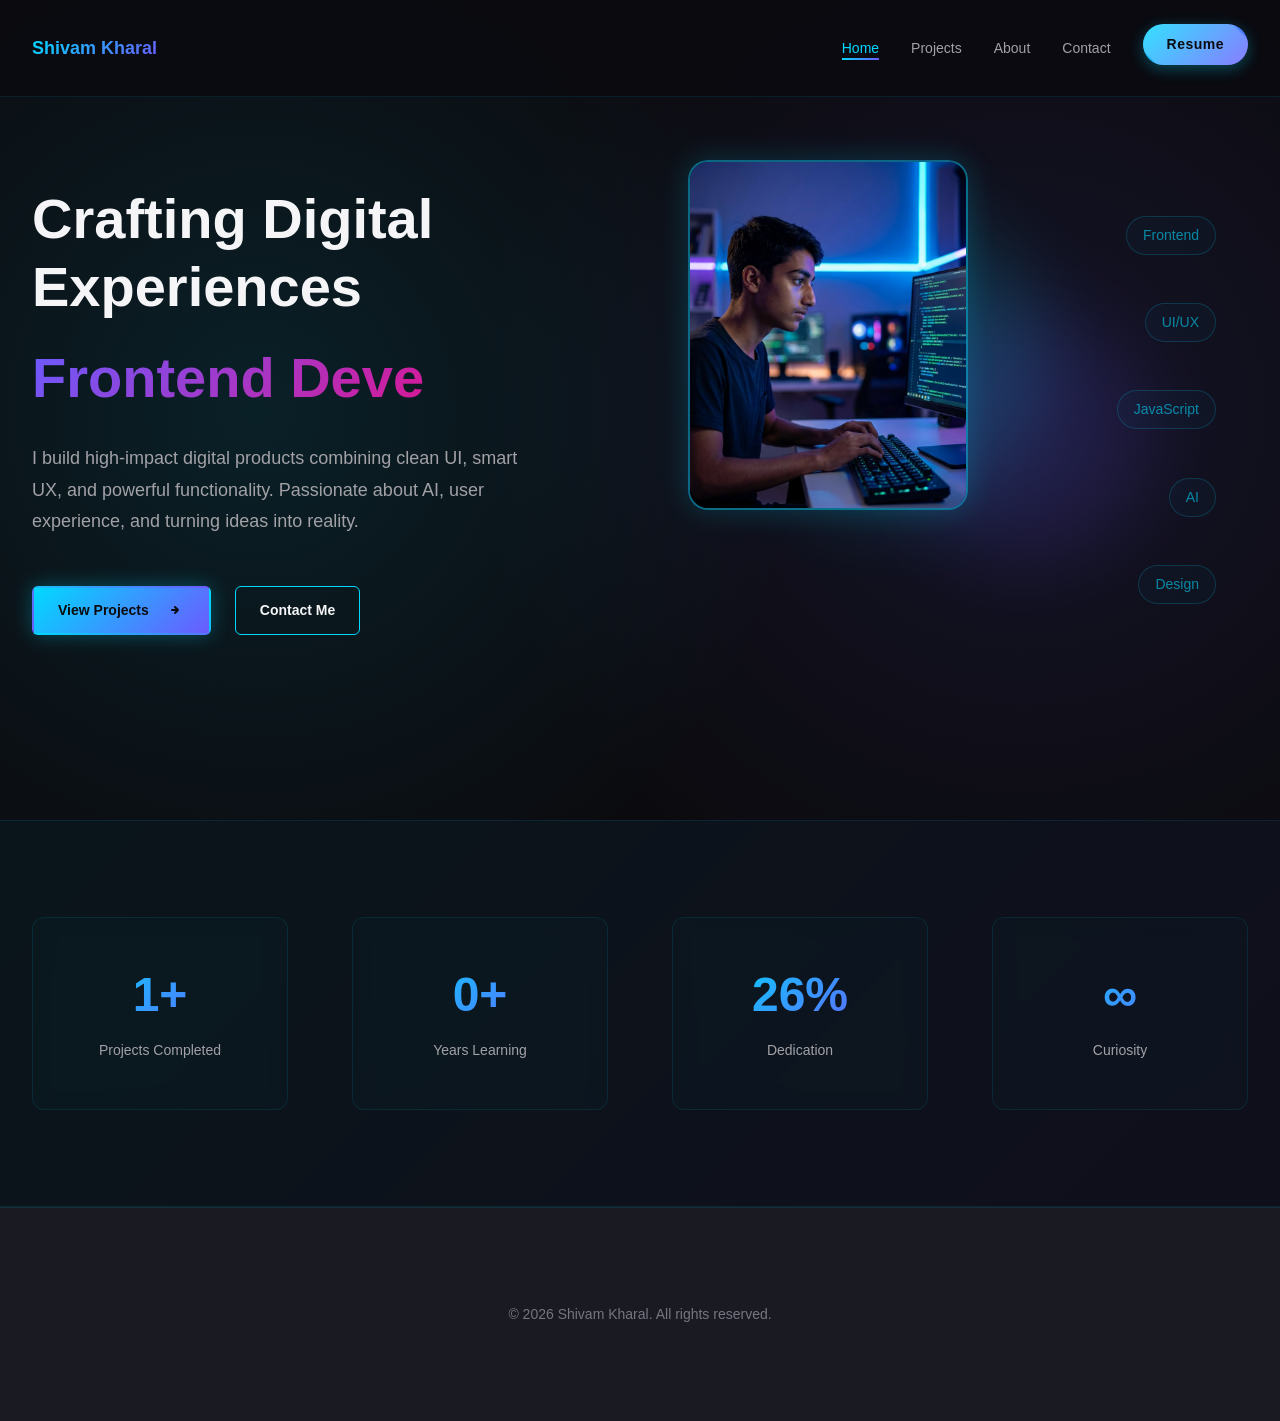
<file: index.html>
<!DOCTYPE html>
<html lang="en">
<head>
    <meta charset="UTF-8">
    <meta name="viewport" content="width=device-width, initial-scale=1.0">
    <meta name="description" content="Shivam Kharal - Aspiring Software Engineer | Frontend Developer | AI & Digital Creator">
    <title>Shivam Kharal | Frontend Developer & AI Creator</title>
    
    <link rel="stylesheet" href="style.css">
    <link rel="stylesheet" href="animations.css">
    <link rel="stylesheet" href="home.css">
</head>
<body>
    <!-- Navigation -->
    <nav class="navbar">
        <div class="navbar-container">
            <a href="index.html" class="navbar-logo">Shivam Kharal</a>
            <button class="menu-toggle" id="menuToggle" aria-label="Toggle navigation menu" aria-expanded="false">
                <span></span>
                <span></span>
                <span></span>
            </button>
            <div class="menu-overlay" id="menuOverlay"></div>
            <ul class="nav-menu" id="navMenu">
                <li class="nav-item"><a href="index.html" class="nav-link active" data-page="home">Home</a></li>
                <li class="nav-item"><a href="projects.html" class="nav-link" data-page="projects">Projects</a></li>
                <li class="nav-item"><a href="about.html" class="nav-link" data-page="about">About</a></li>
                <li class="nav-item"><a href="contact.html" class="nav-link" data-page="contact">Contact</a></li>
                <li class="nav-item"><a href="#" class="nav-cta" onclick="event.preventDefault();">Resume</a></li>
            </ul>
        </div>
    </nav>

    <!-- Hero Section -->
    <main class="hero-container">
        <div class="hero-content">
            <div class="hero-text">
                <h1 class="hero-title">
                    Crafting Digital Experiences
                    <span class="gradient-text">as a Frontend Developer</span>
                </h1>
                <p class="hero-subtitle">
                    I build high-impact digital products combining clean UI, smart UX, and powerful functionality. Passionate about AI, user experience, and turning ideas into reality.
                </p>
                <div class="hero-cta">
                    <a href="projects.html" class="btn btn-primary">
                        View Projects
                        <svg width="20" height="20" viewBox="0 0 20 20" fill="none">
                            <path d="M7 10H13M13 10L10 7M13 10L10 13" stroke="currentColor" stroke-width="2" stroke-linecap="round" stroke-linejoin="round"/>
                        </svg>
                    </a>
                    <a href="contact.html" class="btn btn-secondary">Contact Me</a>
                </div>
            </div>

            <div class="hero-visual">
                <div class="glow-orb orb-1"></div>
                <div class="glow-orb orb-2"></div>
                <div class="hero-image-container">
                    <img id="heroImage" src="shivam Kharal photo 2.jpg" alt="Shivam Kharal" class="hero-profile-image">
                </div>
                <div class="tech-keywords">
                    <span class="keyword float-1">Frontend</span>
                    <span class="keyword float-2">UI/UX</span>
                    <span class="keyword float-3">JavaScript</span>
                    <span class="keyword float-4">AI</span>
                    <span class="keyword float-5">Design</span>
                </div>
            </div>
        </div>

        <!-- Scroll Indicator -->
        <div class="scroll-indicator">
            <div class="scroll-dot"></div>
            <p>Scroll to explore</p>
        </div>
    </main>

    <!-- Quick Stats -->
    <section class="stats-section">
        <div class="stats-container">
            <div class="stat-card">
                <h3>5+</h3>
                <p>Projects Completed</p>
            </div>
            <div class="stat-card">
                <h3>2+</h3>
                <p>Years Learning</p>
            </div>
            <div class="stat-card">
                <h3>100%</h3>
                <p>Dedication</p>
            </div>
            <div class="stat-card">
                <h3>∞</h3>
                <p>Curiosity</p>
            </div>
        </div>
    </section>

    <!-- Footer -->
    <footer class="footer">
        <div class="footer-content">
            <p>&copy; 2026 Shivam Kharal. All rights reserved.</p>
        </div>
    </footer>

    <script src="data.js"></script>
    <script src="main.js"></script>
    <script src="home.js"></script>
</body>
</html>
</file>
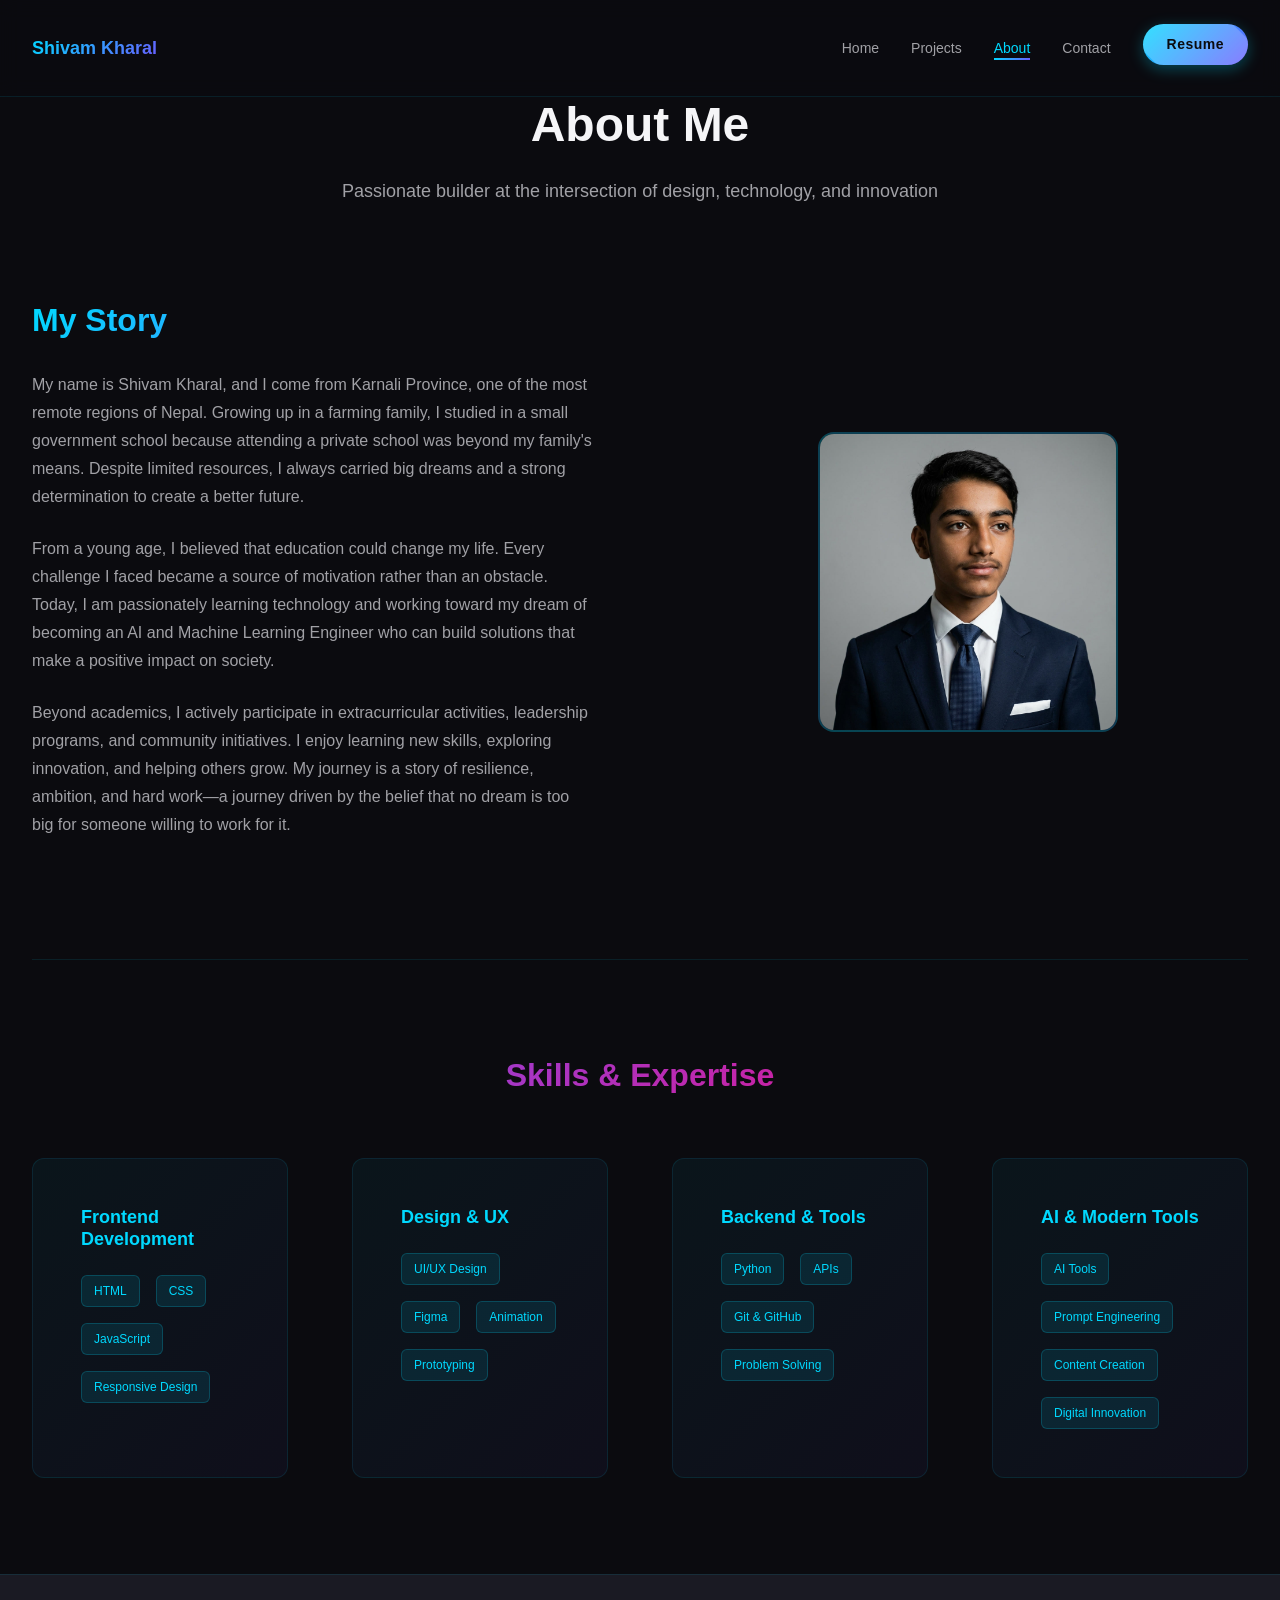
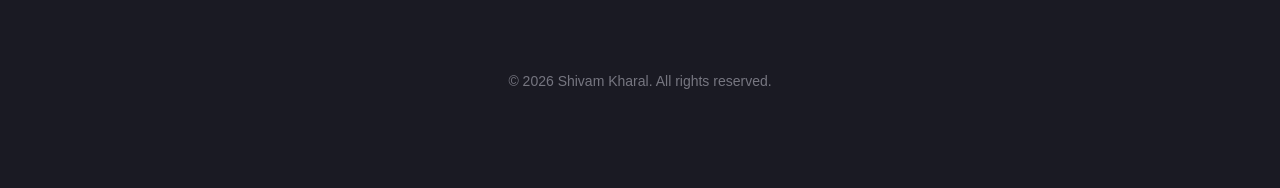
<file: about.html>
<!DOCTYPE html>
<html lang="en">
<head>
    <meta charset="UTF-8">
    <meta name="viewport" content="width=device-width, initial-scale=1.0">
    <meta name="description" content="About Me - Shivam Kharal">
    <title>About | Shivam Kharal</title>
    
    <link rel="stylesheet" href="style.css">
    <link rel="stylesheet" href="animations.css">
    <link rel="stylesheet" href="about.css">
</head>
<body>
    <!-- Navigation -->
    <nav class="navbar">
        <div class="navbar-container">
            <a href="index.html" class="navbar-logo">Shivam Kharal</a>
            <button class="menu-toggle" id="menuToggle" aria-label="Toggle navigation menu" aria-expanded="false">
                <span></span>
                <span></span>
                <span></span>
            </button>
            <div class="menu-overlay" id="menuOverlay"></div>
            <ul class="nav-menu" id="navMenu">
                <li class="nav-item"><a href="index.html" class="nav-link" data-page="home">Home</a></li>
                <li class="nav-item"><a href="projects.html" class="nav-link" data-page="projects">Projects</a></li>
                <li class="nav-item"><a href="about.html" class="nav-link active" data-page="about">About</a></li>
                <li class="nav-item"><a href="contact.html" class="nav-link" data-page="contact">Contact</a></li>
                <li class="nav-item"><a href="#" class="nav-cta" onclick="event.preventDefault();">Resume</a></li>
            </ul>
        </div>
    </nav>

    <!-- About Section -->
    <main class="about-container">
        <div class="about-header">
            <h1 class="about-title">About Me</h1>
            <p class="about-subtitle">Passionate builder at the intersection of design, technology, and innovation</p>
        </div>

        <div class="about-content">
            <div class="about-story">
                <h2>My Story</h2>
                <p>
                    My name is Shivam Kharal, and I come from Karnali Province, one of the most remote regions of Nepal. Growing up in a farming family, I studied in a small government school because attending a private school was beyond my family's means. Despite limited resources, I always carried big dreams and a strong determination to create a better future.
                </p>
                <p>
                    From a young age, I believed that education could change my life. Every challenge I faced became a source of motivation rather than an obstacle. Today, I am passionately learning technology and working toward my dream of becoming an AI and Machine Learning Engineer who can build solutions that make a positive impact on society.
                </p>
                <p>
                    Beyond academics, I actively participate in extracurricular activities, leadership programs, and community initiatives. I enjoy learning new skills, exploring innovation, and helping others grow. My journey is a story of resilience, ambition, and hard work—a journey driven by the belief that no dream is too big for someone willing to work for it.
                </p>
            </div>

            <div class="about-visual">
                <div class="profile-placeholder">
                    <img id="profileImage" src="Shivam Kharal Photo 1.jpg" alt="Shivam Kharal" class="profile-image">
                </div>
            </div>
        </div>

        <!-- Skills Section -->
        <div class="skills-section">
            <h2 class="skills-title">Skills & Expertise</h2>
            <div class="skills-grid">
                <div class="skill-category">
                    <h3>Frontend Development</h3>
                    <div class="skill-tags">
                        <span class="skill-tag">HTML</span>
                        <span class="skill-tag">CSS</span>
                        <span class="skill-tag">JavaScript</span>
                        <span class="skill-tag">Responsive Design</span>
                    </div>
                </div>
                <div class="skill-category">
                    <h3>Design & UX</h3>
                    <div class="skill-tags">
                        <span class="skill-tag">UI/UX Design</span>
                        <span class="skill-tag">Figma</span>
                        <span class="skill-tag">Animation</span>
                        <span class="skill-tag">Prototyping</span>
                    </div>
                </div>
                <div class="skill-category">
                    <h3>Backend & Tools</h3>
                    <div class="skill-tags">
                        <span class="skill-tag">Python</span>
                        <span class="skill-tag">APIs</span>
                        <span class="skill-tag">Git & GitHub</span>
                        <span class="skill-tag">Problem Solving</span>
                    </div>
                </div>
                <div class="skill-category">
                    <h3>AI & Modern Tools</h3>
                    <div class="skill-tags">
                        <span class="skill-tag">AI Tools</span>
                        <span class="skill-tag">Prompt Engineering</span>
                        <span class="skill-tag">Content Creation</span>
                        <span class="skill-tag">Digital Innovation</span>
                    </div>
                </div>
            </div>
        </div>
    </main>

    <!-- Footer -->
    <footer class="footer">
        <div class="footer-content">
            <p>&copy; 2026 Shivam Kharal. All rights reserved.</p>
        </div>
    </footer>

    <script src="data.js"></script>
    <script src="main.js"></script>
    <script src="about.js"></script>
</body>
</html>
</file>
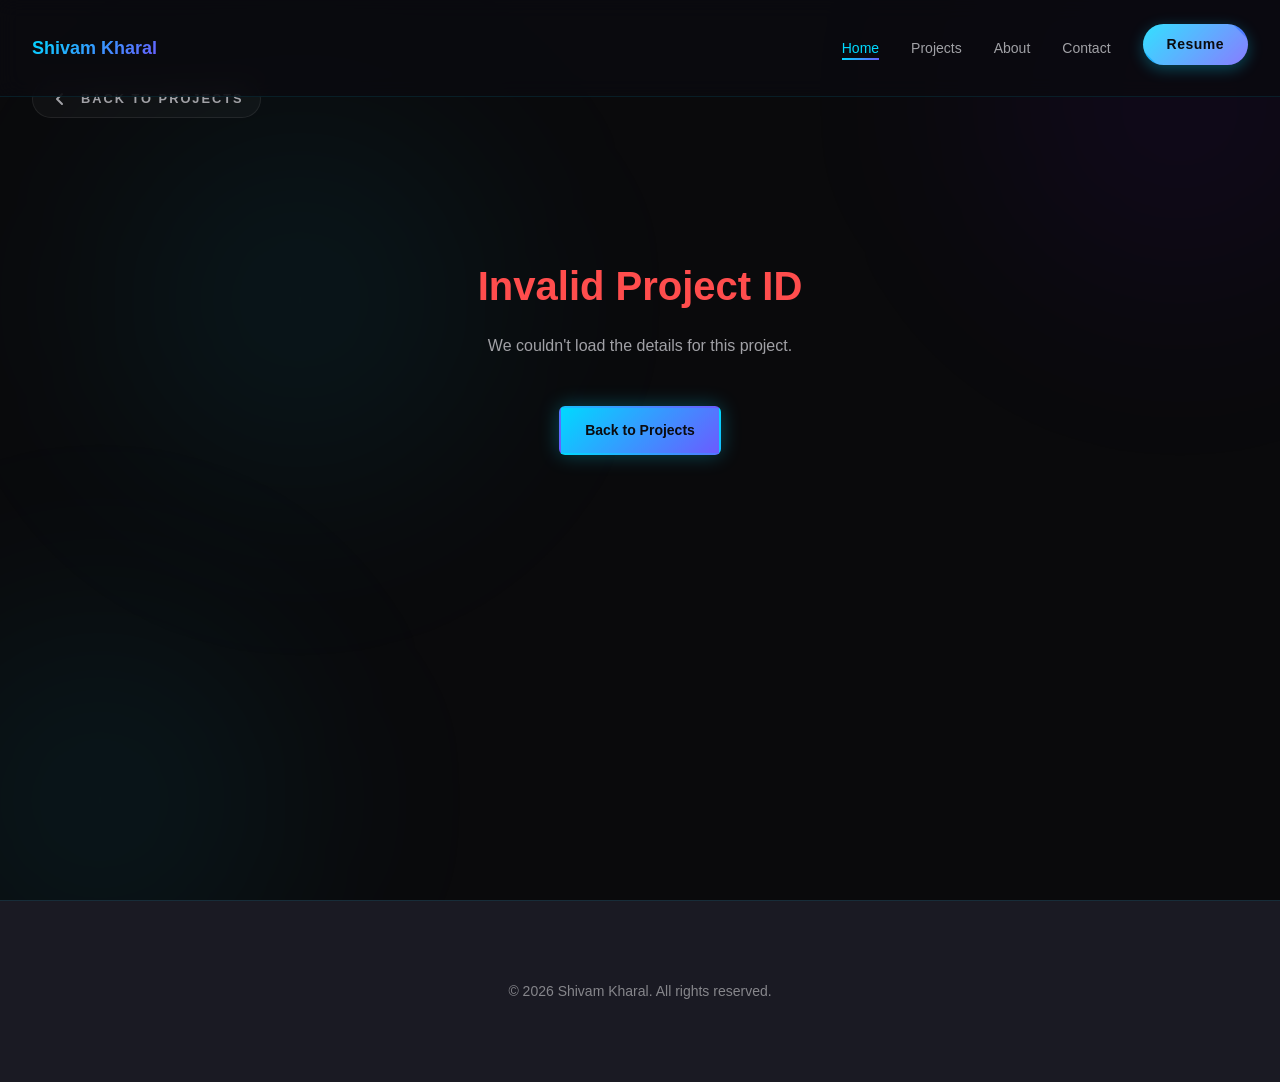
<file: case-study.html>
<!DOCTYPE html>
<html lang="en">
<head>
    <meta charset="UTF-8">
    <meta name="viewport" content="width=device-width, initial-scale=1.0">
    <meta name="description" content="Project Case Study - Shivam Kharal">
    <title>Case Study | Shivam Kharal</title>
    
    <link rel="stylesheet" href="style.css">
    <link rel="stylesheet" href="animations.css">
    <link rel="stylesheet" href="projects.css">
    <style>
        :root {
            --accent-blue: #00d9ff;
            --accent-purple: #7000ff;
            --bg-dark: #0a0a0c;
            --card-bg: rgba(255, 255, 255, 0.03);
            --border-white: rgba(255, 255, 255, 0.08);
            --text-primary: #ffffff;
            --text-secondary: #a1a1a6;
            --text-tertiary: #86868b;
            
            --spacing-3xl: 80px;
            --transition-smooth: all 0.5s cubic-bezier(0.4, 0, 0.2, 1);
        }

        body {
            background-color: var(--bg-dark);
            color: var(--text-primary);
            overflow-x: hidden;
            scroll-behavior: smooth;
        }

        /* Reading Progress Bar */
        #progressBar {
            position: fixed;
            top: 0;
            left: 0;
            width: 0%;
            height: 4px;
            background: linear-gradient(to right, var(--accent-blue), var(--accent-purple));
            z-index: 9999;
            transition: width 0.1s ease;
        }

        /* Advanced Background Glows */
        .bg-glow {
            position: fixed;
            width: 600px;
            height: 600px;
            background: radial-gradient(circle, rgba(0, 217, 255, 0.08) 0%, transparent 70%);
            border-radius: 50%;
            pointer-events: none;
            z-index: -1;
            filter: blur(80px);
            animation: glowFloat 20s infinite alternate;
        }
        .bg-glow-1 { top: -200px; right: -200px; background: radial-gradient(circle, rgba(112, 0, 255, 0.08) 0%, transparent 70%); }
        .bg-glow-2 { bottom: -200px; left: -200px; animation-delay: -5s; }

        @keyframes glowFloat {
            0% { transform: translate(0, 0); }
            100% { transform: translate(100px, 100px); }
        }

        .case-study-container {
            max-width: 1300px;
            margin: 0 auto;
            padding: var(--spacing-3xl) var(--spacing-lg);
            position: relative;
        }

        .case-study-back {
            display: inline-flex;
            align-items: center;
            gap: 12px;
            color: var(--text-secondary);
            font-weight: 600;
            margin-bottom: var(--spacing-2xl);
            transition: var(--transition-smooth);
            text-decoration: none;
            font-size: 0.8rem;
            text-transform: uppercase;
            letter-spacing: 2px;
            padding: 8px 16px;
            border-radius: 100px;
            background: var(--card-bg);
            border: 1px solid var(--border-white);
        }
        .case-study-back:hover {
            color: var(--accent-blue);
            border-color: var(--accent-blue);
            transform: translateX(-8px);
            background: rgba(0, 217, 255, 0.05);
        }

        .case-study-title {
            font-size: clamp(2.5rem, 8vw, 4.5rem);
            line-height: 1.1;
            margin-bottom: var(--spacing-sm);
            font-weight: 900;
            letter-spacing: -2px;
            background: linear-gradient(180deg, #fff 30%, #555 100%);
            -webkit-background-clip: text;
            background-clip: text;
            -webkit-text-fill-color: transparent;
        }

        .case-study-category {
            color: var(--accent-blue);
            font-weight: 700;
            text-transform: uppercase;
            letter-spacing: 4px;
            font-size: 0.75rem;
            margin-bottom: var(--spacing-md);
            display: block;
        }

        .case-study-image-wrapper {
            position: relative;
            border-radius: 32px;
            overflow: hidden;
            margin-bottom: var(--spacing-3xl);
            box-shadow: 0 40px 80px rgba(0, 0, 0, 0.6);
            border: 1px solid var(--border-white);
        }
        .case-study-image {
            width: 100%;
            height: clamp(400px, 70vh, 800px);
            object-fit: cover;
            transition: transform 1s cubic-bezier(0, 0, 0.2, 1);
        }
        .case-study-image-wrapper:hover .case-study-image {
            transform: scale(1.05);
        }

        .case-study-grid {
            display: grid;
            grid-template-columns: 1fr 400px;
            gap: 100px;
        }

        .case-study-section {
            margin-bottom: 80px;
            opacity: 0;
            transform: translateY(30px);
            transition: var(--transition-smooth);
        }
        .case-study-section.active {
            opacity: 1;
            transform: translateY(0);
        }

        .case-study-section h2 {
            font-size: 2.2rem;
            margin-bottom: 24px;
            color: var(--text-primary);
            font-weight: 800;
            display: flex;
            align-items: center;
            gap: 15px;
        }
        .case-study-section h2::after {
            content: '';
            flex-grow: 1;
            height: 1px;
            background: linear-gradient(90deg, var(--border-white), transparent);
        }

        .case-study-sidebar {
            position: sticky;
            top: 120px;
            height: fit-content;
            background: rgba(255, 255, 255, 0.02);
            backdrop-filter: blur(20px);
            -webkit-backdrop-filter: blur(20px);
            padding: 40px;
            border-radius: 32px;
            border: 1px solid var(--border-white);
            box-shadow: 0 20px 40px rgba(0, 0, 0, 0.2);
        }

        .tech-tag {
            padding: 8px 16px;
            background: rgba(255, 255, 255, 0.03);
            border: 1px solid var(--border-white);
            border-radius: 12px;
            font-size: 0.8rem;
            color: var(--text-secondary);
            font-weight: 600;
            transition: var(--transition-smooth);
        }
        .tech-tag:hover {
            border-color: var(--accent-blue);
            color: var(--accent-blue);
            background: rgba(0, 217, 255, 0.05);
            transform: translateY(-2px);
        }

        /* Next Project Card */
        .next-project-card {
            background: linear-gradient(135deg, rgba(255, 255, 255, 0.03) 0%, rgba(255, 255, 255, 0.01) 100%);
            padding: 60px;
            border-radius: 40px;
            border: 1px solid var(--border-white);
            margin-top: 100px;
            text-align: center;
            transition: var(--transition-smooth);
            position: relative;
            overflow: hidden;
        }
        .next-project-card::before {
            content: '';
            position: absolute;
            top: 0;
            left: 0;
            width: 100%;
            height: 100%;
            background: radial-gradient(circle at center, var(--accent-blue), transparent);
            opacity: 0;
            transition: var(--transition-smooth);
            z-index: 0;
        }
        .next-project-card:hover {
            border-color: var(--accent-blue);
            transform: translateY(-10px);
        }
        .next-project-card:hover::before {
            opacity: 0.05;
        }
        .next-project-card * { position: relative; z-index: 1; }

        @media (max-width: 1200px) {
            .case-study-grid {
                grid-template-columns: 1fr;
                gap: 60px;
            }
            .case-study-sidebar {
                position: static;
                padding: 30px;
            }
        }

        /* Custom Scrollbar */
        ::-webkit-scrollbar { width: 8px; }
        ::-webkit-scrollbar-track { background: var(--bg-dark); }
        ::-webkit-scrollbar-thumb {
            background: var(--border-white);
            border-radius: 10px;
        }
        ::-webkit-scrollbar-thumb:hover { background: var(--text-tertiary); }
    </style>
</head>
<body>
    <div id="progressBar"></div>
    <div class="bg-glow"></div>
    <div class="bg-glow bg-glow-1"></div>
    <div class="bg-glow bg-glow-2"></div>

    <!-- Navigation -->
    <nav class="navbar">
        <div class="navbar-container">
            <a href="index.html" class="navbar-logo">Shivam Kharal</a>
            <button class="menu-toggle" id="menuToggle" aria-label="Toggle navigation menu" aria-expanded="false">
                <span></span>
                <span></span>
                <span></span>
            </button>
            <div class="menu-overlay" id="menuOverlay"></div>
            <ul class="nav-menu" id="navMenu">
                <li class="nav-item"><a href="index.html" class="nav-link" data-page="home">Home</a></li>
                <li class="nav-item"><a href="projects.html" class="nav-link active" data-page="projects">Projects</a></li>
                <li class="nav-item"><a href="about.html" class="nav-link" data-page="about">About</a></li>
                <li class="nav-item"><a href="contact.html" class="nav-link" data-page="contact">Contact</a></li>
                <li class="nav-item"><a href="#" class="nav-cta" onclick="event.preventDefault();">Resume</a></li>
            </ul>
        </div>
    </nav>

    <main class="case-study-container">
        <a href="projects.html" class="case-study-back">
            <svg width="20" height="20" viewBox="0 0 20 20" fill="none">
                <path d="M13 15L8 10L13 5" stroke="currentColor" stroke-width="2" stroke-linecap="round" stroke-linejoin="round"/>
            </svg>
            Back to Projects
        </a>

        <div id="caseStudyContent">
            <!-- Content will be injected by JavaScript -->
            <div class="text-center">
                <h2>Loading Case Study...</h2>
            </div>
        </div>
    </main>

    <!-- Footer -->
    <footer class="footer">
        <div class="footer-content">
            <p>&copy; 2026 Shivam Kharal. All rights reserved.</p>
        </div>
    </footer>

    <script src="data.js"></script>
    <script src="main.js"></script>
    <script src="case-study.js"></script>
</body>
</html>
</file>
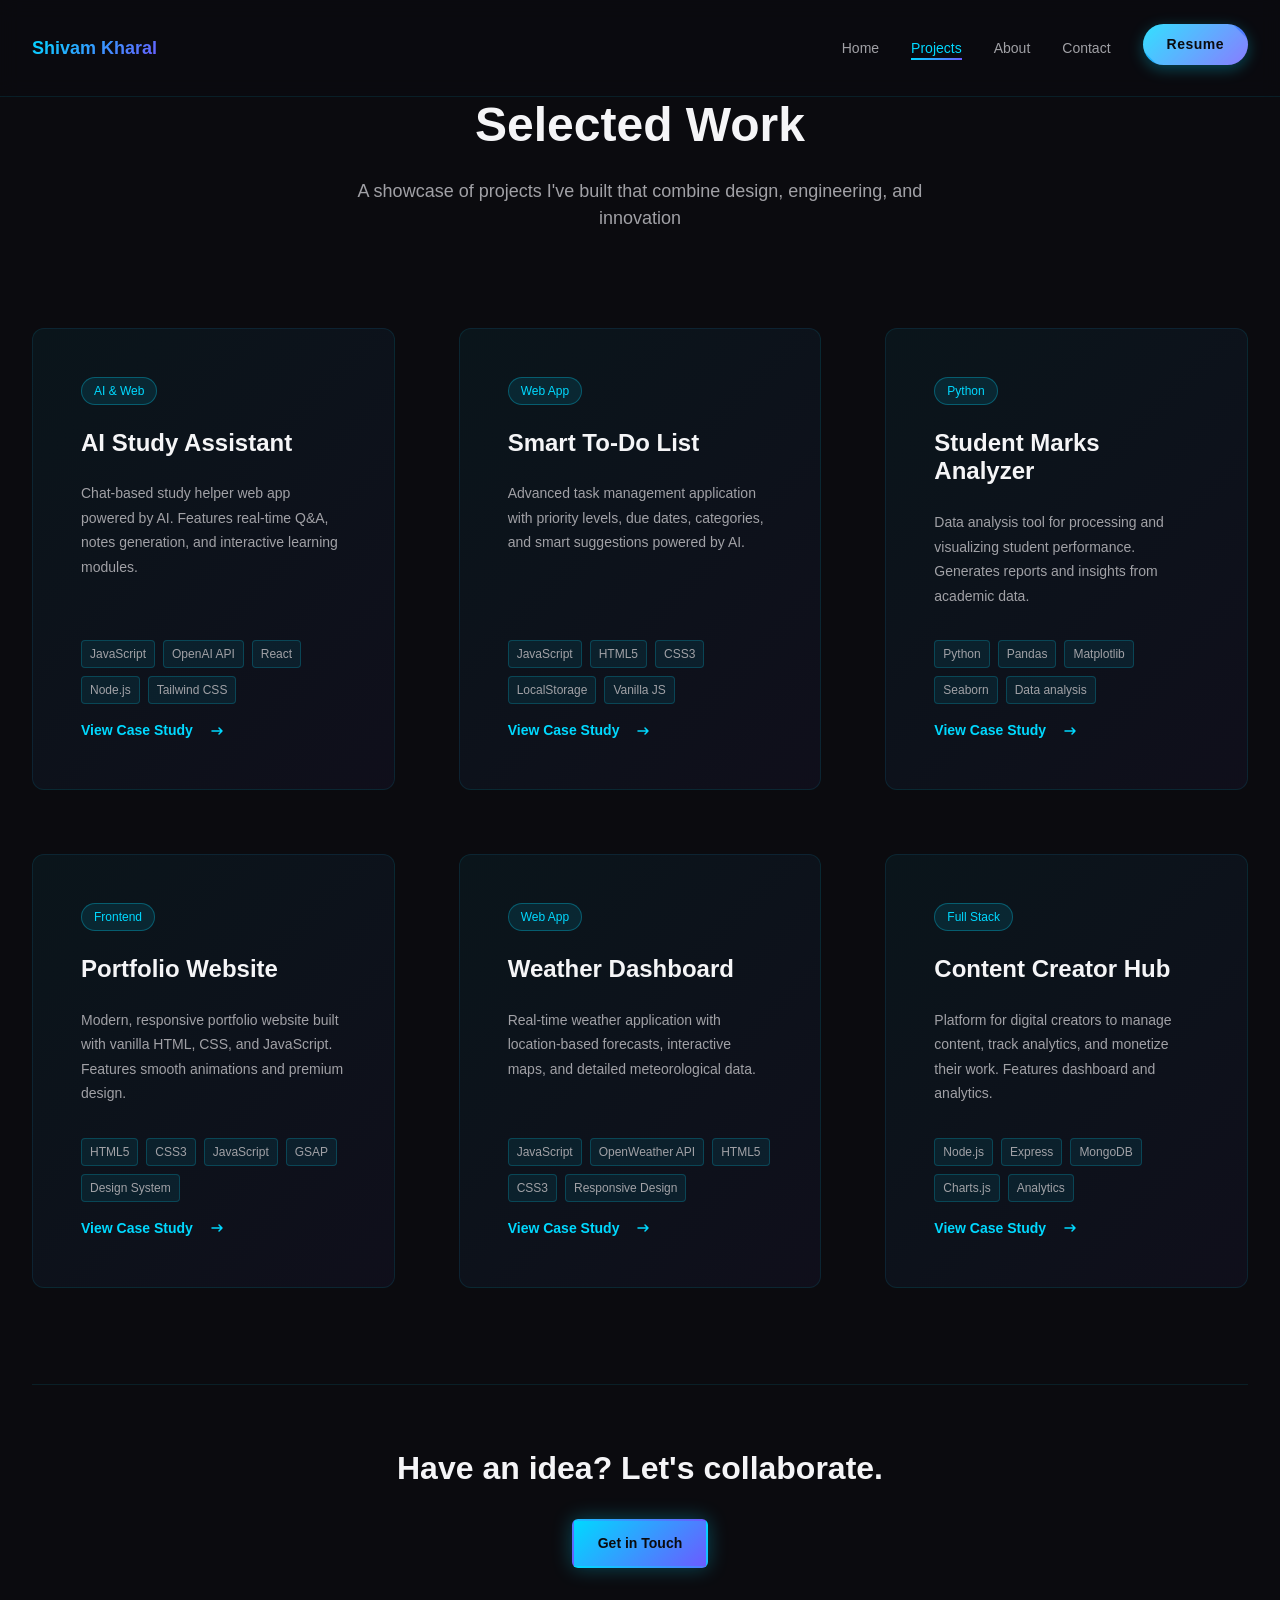
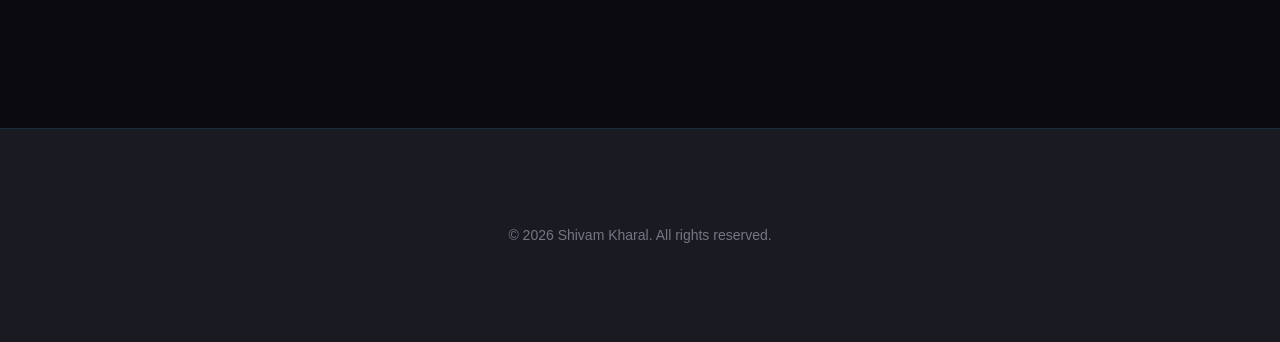
<file: projects.html>
<!DOCTYPE html>
<html lang="en">
<head>
    <meta charset="UTF-8">
    <meta name="viewport" content="width=device-width, initial-scale=1.0">
    <meta name="description" content="My Projects - Shivam Kharal">
    <title>Projects | Shivam Kharal</title>
    
    <link rel="stylesheet" href="style.css">
    <link rel="stylesheet" href="animations.css">
    <link rel="stylesheet" href="projects.css">
</head>
<body>
    <!-- Navigation -->
    <nav class="navbar">
        <div class="navbar-container">
            <a href="index.html" class="navbar-logo">Shivam Kharal</a>
            <button class="menu-toggle" id="menuToggle" aria-label="Toggle navigation menu" aria-expanded="false">
                <span></span>
                <span></span>
                <span></span>
            </button>
            <div class="menu-overlay" id="menuOverlay"></div>
            <ul class="nav-menu" id="navMenu">
                <li class="nav-item"><a href="index.html" class="nav-link" data-page="home">Home</a></li>
                <li class="nav-item"><a href="projects.html" class="nav-link active" data-page="projects">Projects</a></li>
                <li class="nav-item"><a href="about.html" class="nav-link" data-page="about">About</a></li>
                <li class="nav-item"><a href="contact.html" class="nav-link" data-page="contact">Contact</a></li>
                <li class="nav-item"><a href="#" class="nav-cta" onclick="event.preventDefault();">Resume</a></li>
            </ul>
        </div>
    </nav>

    <!-- Projects Section -->
    <main class="projects-container">
        <div class="projects-header">
            <h1 class="projects-title">Selected Work</h1>
            <p class="projects-subtitle">A showcase of projects I've built that combine design, engineering, and innovation</p>
        </div>

        <div class="projects-grid" id="projectsGrid">
            <!-- Projects will be rendered here by JavaScript -->
        </div>

        <div class="projects-cta">
            <h2>Have an idea? Let's collaborate.</h2>
            <a href="contact.html" class="btn btn-primary">Get in Touch</a>
        </div>
    </main>

    <!-- Footer -->
    <footer class="footer">
        <div class="footer-content">
            <p>&copy; 2026 Shivam Kharal. All rights reserved.</p>
        </div>
    </footer>

    <script src="data.js"></script>
    <script src="main.js"></script>
    <script src="projects.js"></script>
</body>
</html>
</file>
<file: style.css>
/* ========================================
   GLOBAL STYLES & DESIGN SYSTEM
   ======================================== */

/* EDITABLE CONTENT - Color Scheme */
:root {
    /* Colors */
    --bg-primary: #0B0B0F;
    --bg-secondary: #1A1A23;
    --bg-tertiary: #2D2D3D;
    --text-primary: #F5F5F7;
    --text-secondary: #A1A1A6;
    --text-tertiary: #767680;
    --accent-blue: #00D9FF;
    --accent-purple: #6B5BFF;
    --accent-pink: #FF006E;
    --accent-orange: #FFA500;
    
    /* Gradients */
    --gradient-primary: linear-gradient(135deg, #00D9FF 0%, #6B5BFF 100%);
    --gradient-secondary: linear-gradient(135deg, #6B5BFF 0%, #FF006E 100%);
    --gradient-glow: radial-gradient(circle, rgba(0, 217, 255, 0.2) 0%, rgba(107, 91, 255, 0.1) 100%);
    
    /* Spacing */
    --spacing-xs: 0.5rem;
    --spacing-sm: 1rem;
    --spacing-md: 1.5rem;
    --spacing-lg: 2rem;
    --spacing-xl: 3rem;
    --spacing-2xl: 4rem;
    --spacing-3xl: 6rem;
    
    /* Typography */
    --font-primary: -apple-system, BlinkMacSystemFont, 'Segoe UI', 'Helvetica Neue', sans-serif;
    --font-mono: 'Courier New', monospace;
    
    --font-size-xs: 0.75rem;
    --font-size-sm: 0.875rem;
    --font-size-base: 1rem;
    --font-size-lg: 1.125rem;
    --font-size-xl: 1.5rem;
    --font-size-2xl: 2rem;
    --font-size-3xl: 2.5rem;
    --font-size-4xl: 3rem;
    --font-size-5xl: 3.5rem;
    
    --line-height-tight: 1.2;
    --line-height-normal: 1.5;
    --line-height-relaxed: 1.75;
    
    /* Effects */
    --shadow-sm: 0 4px 12px rgba(0, 0, 0, 0.3);
    --shadow-md: 0 8px 32px rgba(0, 0, 0, 0.4);
    --shadow-lg: 0 16px 48px rgba(0, 0, 0, 0.5);
    --shadow-glow: 0 0 30px rgba(0, 217, 255, 0.2);
    
    /* Transitions */
    --transition-fast: 150ms cubic-bezier(0.4, 0, 0.2, 1);
    --transition-base: 300ms cubic-bezier(0.4, 0, 0.2, 1);
    --transition-slow: 500ms cubic-bezier(0.4, 0, 0.2, 1);
}

/* ========================================
   BASE STYLES
   ======================================== */

* {
    margin: 0;
    padding: 0;
    box-sizing: border-box;
}

html {
    scroll-behavior: smooth;
}

body {
    font-family: var(--font-primary);
    background-color: var(--bg-primary);
    color: var(--text-primary);
    line-height: var(--line-height-normal);
    overflow-x: hidden;
    -webkit-text-size-adjust: 100%;
}

/* ========================================
   TYPOGRAPHY
   ======================================== */

h1, h2, h3, h4, h5, h6 {
    font-weight: 700;
    line-height: var(--line-height-tight);
    margin-bottom: var(--spacing-md);
}

h1 {
    font-size: var(--font-size-4xl);
}

h2 {
    font-size: var(--font-size-3xl);
}

h3 {
    font-size: var(--font-size-xl);
}

p {
    color: var(--text-secondary);
    margin-bottom: var(--spacing-md);
    font-size: var(--font-size-base);
}

a {
    color: var(--accent-blue);
    text-decoration: none;
    transition: color var(--transition-fast);
}

a:hover {
    color: var(--accent-purple);
}

/* ========================================
   NAVBAR
   ======================================== */

.navbar {
    position: fixed;
    top: 0;
    width: 100%;
    z-index: 1000;
    backdrop-filter: blur(10px);
    background-color: rgba(11, 11, 15, 0.8);
    border-bottom: 1px solid rgba(0, 217, 255, 0.1);
    padding: var(--spacing-md) 0;
    animation: slideDown 0.5s ease-out;
}

.navbar-container {
    max-width: 1400px;
    margin: 0 auto;
    padding: 0 var(--spacing-lg);
    display: flex;
    justify-content: space-between;
    align-items: center;
}

.navbar-logo {
    font-size: var(--font-size-lg);
    font-weight: 700;
    background: var(--gradient-primary);
    -webkit-background-clip: text;
    -webkit-text-fill-color: transparent;
    background-clip: text;
    cursor: pointer;
    transition: transform var(--transition-fast);
    white-space: nowrap;
}

.navbar-logo:hover {
    transform: translateX(2px);
}

/* Hamburger Menu Button */
.menu-toggle {
    display: none;
    flex-direction: column;
    justify-content: center;
    align-items: center;
    width: 44px;
    height: 44px;
    background: none;
    border: 1px solid rgba(0, 217, 255, 0.2);
    border-radius: 8px;
    cursor: pointer;
    padding: 8px;
    gap: 5px;
    transition: all var(--transition-base);
    z-index: 1001;
    -webkit-tap-highlight-color: transparent;
}

.menu-toggle:hover {
    border-color: var(--accent-blue);
    background: rgba(0, 217, 255, 0.05);
}

.menu-toggle span {
    display: block;
    width: 22px;
    height: 2px;
    background: var(--accent-blue);
    border-radius: 2px;
    transition: all var(--transition-base);
    transform-origin: center;
}

/* Hamburger Animation - open state */
.menu-toggle.active span:nth-child(1) {
    transform: rotate(45deg) translate(5px, 5px);
}

.menu-toggle.active span:nth-child(2) {
    opacity: 0;
    transform: scaleX(0);
}

.menu-toggle.active span:nth-child(3) {
    transform: rotate(-45deg) translate(5px, -5px);
}

.nav-menu {
    display: flex;
    list-style: none;
    gap: var(--spacing-lg);
    align-items: center;
}

.nav-link {
    color: var(--text-secondary);
    font-size: var(--font-size-sm);
    font-weight: 500;
    position: relative;
    transition: color var(--transition-base);
}

.nav-link:after {
    content: '';
    position: absolute;
    bottom: -4px;
    left: 0;
    width: 0;
    height: 2px;
    background: var(--gradient-primary);
    transition: width var(--transition-base);
}

.nav-link:hover:after,
.nav-link.active:after {
    width: 100%;
}

.nav-link:hover,
.nav-link.active {
    color: var(--accent-blue);
}

.nav-cta {
    display: inline-block;
    padding: 10px 24px;
    border: none;
    border-radius: 50px;
    background: var(--gradient-primary);
    color: var(--bg-primary) !important;
    font-size: var(--font-size-sm);
    font-weight: 700;
    text-decoration: none;
    letter-spacing: 0.5px;
    transition: all var(--transition-base);
    box-shadow: 0 4px 15px rgba(0, 217, 255, 0.3);
    position: relative;
    overflow: hidden;
    z-index: 1;
}

/* Shimmer Effect */
.nav-cta::before {
    content: '';
    position: absolute;
    top: -50%;
    left: -50%;
    width: 200%;
    height: 200%;
    background: rgba(255, 255, 255, 0.2);
    transform: rotate(45deg);
    transition: all 0.6s ease;
    pointer-events: none;
    z-index: -1;
}

.nav-cta:hover {
    transform: translateY(-2px) scale(1.05);
    box-shadow: 0 6px 20px rgba(0, 217, 255, 0.5);
    color: var(--bg-primary) !important;
}

.nav-cta:hover::before {
    left: 120%;
}

/* Remove underline from nav-link for the CTA button */
.nav-cta:after {
    display: none !important;
}

/* Mobile Menu Overlay */
.menu-overlay {
    display: none;
    position: fixed;
    top: 0;
    left: 0;
    width: 100%;
    height: 100%;
    background: rgba(0, 0, 0, 0.6);
    backdrop-filter: blur(4px);
    z-index: 998;
    opacity: 0;
    transition: opacity var(--transition-base);
}

.menu-overlay.active {
    opacity: 1;
}

/* ========================================
   BUTTONS
   ======================================== */

.btn {
    display: inline-flex;
    align-items: center;
    gap: var(--spacing-sm);
    padding: 12px 24px;
    font-size: var(--font-size-sm);
    font-weight: 600;
    border: none;
    border-radius: 6px;
    cursor: pointer;
    transition: all var(--transition-base);
    text-decoration: none;
    position: relative;
    overflow: hidden;
}

.btn::before {
    content: '';
    position: absolute;
    top: 0;
    left: -100%;
    width: 100%;
    height: 100%;
    background: rgba(255, 255, 255, 0.1);
    transition: left var(--transition-base);
    z-index: -1;
}

.btn:hover::before {
    left: 100%;
}

.btn-primary {
    background: var(--gradient-primary);
    color: var(--bg-primary);
    border: 2px solid transparent;
    box-shadow: 0 0 20px rgba(0, 217, 255, 0.3);
}

.btn-primary:hover {
    box-shadow: 0 0 30px rgba(0, 217, 255, 0.5);
    transform: translateY(-2px);
}

.btn-secondary {
    background: transparent;
    color: var(--text-primary);
    border: 1px solid var(--accent-blue);
}

.btn-secondary:hover {
    background: var(--accent-blue);
    color: var(--bg-primary);
}

/* ========================================
   GRADIENT TEXT
   ======================================== */

.gradient-text {
    background: var(--gradient-secondary);
    -webkit-background-clip: text;
    -webkit-text-fill-color: transparent;
    background-clip: text;
}

/* ========================================
   CONTAINERS & SECTIONS
   ======================================== */

main {
    min-height: 100vh;
    padding-top: 80px;
}

section {
    padding: var(--spacing-3xl) var(--spacing-lg);
}

.container {
    max-width: 1400px;
    margin: 0 auto;
}

/* ========================================
   FOOTER
   ======================================== */

.footer {
    background-color: var(--bg-secondary);
    border-top: 1px solid rgba(0, 217, 255, 0.1);
    padding: var(--spacing-3xl) var(--spacing-lg);
    text-align: center;
}

.footer-content {
    max-width: 1400px;
    margin: 0 auto;
}

.footer-content p {
    color: var(--text-tertiary);
    font-size: var(--font-size-sm);
    margin: 0;
}

/* ========================================
   RESPONSIVE DESIGN
   ======================================== */

/* Tablet */
@media (max-width: 768px) {
    /* Show hamburger, hide desktop nav */
    .menu-toggle {
        display: flex;
    }

    .menu-overlay {
        display: block;
    }

    .nav-menu {
        position: fixed;
        top: 0;
        right: -100%;
        width: 280px;
        height: 100vh;
        height: 100dvh;
        background: var(--bg-secondary);
        border-left: 1px solid rgba(0, 217, 255, 0.15);
        flex-direction: column;
        align-items: stretch;
        justify-content: flex-start;
        padding: 100px var(--spacing-lg) var(--spacing-xl);
        gap: 0;
        z-index: 999;
        transition: right var(--transition-base);
        overflow-y: auto;
        box-shadow: -10px 0 40px rgba(0, 0, 0, 0.5);
    }

    .nav-menu.active {
        right: 0;
    }

    .nav-item {
        width: 100%;
    }

    .nav-link {
        display: block;
        padding: 16px 0;
        font-size: var(--font-size-base);
        border-bottom: 1px solid rgba(0, 217, 255, 0.08);
        color: var(--text-secondary);
    }

    .nav-link:after {
        bottom: 0;
        height: 2px;
    }

    .nav-cta {
        display: inline-block;
        margin-top: var(--spacing-md);
        text-align: center;
        padding: 12px 24px;
        width: 100%;
    }

    .navbar-container {
        padding: 0 var(--spacing-md);
    }

    h1 {
        font-size: var(--font-size-3xl);
    }

    h2 {
        font-size: var(--font-size-2xl);
    }

    .btn {
        padding: 12px 20px;
        font-size: var(--font-size-sm);
    }

    section {
        padding: var(--spacing-2xl) var(--spacing-md);
    }

    .footer {
        padding: var(--spacing-2xl) var(--spacing-md);
    }

    /* Prevent body scroll when menu is open */
    body.menu-open {
        overflow: hidden;
    }
}

/* Mobile */
@media (max-width: 480px) {
    .navbar {
        padding: var(--spacing-sm) 0;
    }

    .navbar-container {
        padding: 0 var(--spacing-sm);
    }

    .navbar-logo {
        font-size: var(--font-size-base);
    }

    h1 {
        font-size: var(--font-size-2xl);
    }

    h2 {
        font-size: var(--font-size-xl);
    }

    .btn {
        padding: 12px 18px;
        font-size: var(--font-size-sm);
        width: 100%;
        justify-content: center;
    }

    section {
        padding: var(--spacing-xl) var(--spacing-sm);
    }

    .footer {
        padding: var(--spacing-xl) var(--spacing-sm);
    }
}

/* Very small screens */
@media (max-width: 360px) {
    :root {
        --font-size-2xl: 1.75rem;
        --font-size-3xl: 2rem;
        --font-size-4xl: 2.5rem;
        --font-size-5xl: 3rem;
    }
}

/* ========================================
   UTILITY CLASSES
   ======================================== */

.text-center {
    text-align: center;
}

.text-left {
    text-align: left;
}

.text-right {
    text-align: right;
}

.mb-sm {
    margin-bottom: var(--spacing-sm);
}

.mb-md {
    margin-bottom: var(--spacing-md);
}

.mb-lg {
    margin-bottom: var(--spacing-lg);
}

.mt-sm {
    margin-top: var(--spacing-sm);
}

.mt-md {
    margin-top: var(--spacing-md);
}

.mt-lg {
    margin-top: var(--spacing-lg);
}

.opacity-low {
    opacity: 0.6;
}

.opacity-medium {
    opacity: 0.8;
}
</file>
<file: animations.css>
/* ========================================
   ANIMATIONS & TRANSITIONS
   ======================================== */

/* Slide Down Animation */
@keyframes slideDown {
    from {
        opacity: 0;
        transform: translateY(-30px);
    }
    to {
        opacity: 1;
        transform: translateY(0);
    }
}

/* Fade In Animation */
@keyframes fadeIn {
    from {
        opacity: 0;
    }
    to {
        opacity: 1;
    }
}

/* Fade In Up Animation */
@keyframes fadeInUp {
    from {
        opacity: 0;
        transform: translateY(30px);
    }
    to {
        opacity: 1;
        transform: translateY(0);
    }
}

/* Fade In Down Animation */
@keyframes fadeInDown {
    from {
        opacity: 0;
        transform: translateY(-30px);
    }
    to {
        opacity: 1;
        transform: translateY(0);
    }
}

/* Fade In Left Animation */
@keyframes fadeInLeft {
    from {
        opacity: 0;
        transform: translateX(-30px);
    }
    to {
        opacity: 1;
        transform: translateX(0);
    }
}

/* Fade In Right Animation */
@keyframes fadeInRight {
    from {
        opacity: 0;
        transform: translateX(30px);
    }
    to {
        opacity: 1;
        transform: translateX(0);
    }
}

/* Scale In Animation */
@keyframes scaleIn {
    from {
        opacity: 0;
        transform: scale(0.9);
    }
    to {
        opacity: 1;
        transform: scale(1);
    }
}

/* Glow Animation */
@keyframes glow {
    0%, 100% {
        box-shadow: 0 0 20px rgba(0, 217, 255, 0.3), inset 0 0 20px rgba(0, 217, 255, 0.1);
    }
    50% {
        box-shadow: 0 0 40px rgba(0, 217, 255, 0.6), inset 0 0 30px rgba(0, 217, 255, 0.2);
    }
}

/* Pulse Animation */
@keyframes pulse {
    0%, 100% {
        opacity: 1;
    }
    50% {
        opacity: 0.5;
    }
}

/* Float Animation */
@keyframes float {
    0%, 100% {
        transform: translateY(0px);
    }
    50% {
        transform: translateY(-15px);
    }
}

/* Float Delayed Animation */
@keyframes floatDelayed {
    0%, 100% {
        transform: translateY(0px);
    }
    50% {
        transform: translateY(-20px);
    }
}

/* Typing Animation */
@keyframes typing {
    from {
        width: 0;
    }
    to {
        width: 100%;
    }
}

/* Blink Cursor Animation */
@keyframes blink {
    0%, 100% {
        opacity: 1;
    }
    50% {
        opacity: 0;
    }
}

/* Gradient Shift Animation */
@keyframes gradientShift {
    0% {
        background-position: 0% 50%;
    }
    50% {
        background-position: 100% 50%;
    }
    100% {
        background-position: 0% 50%;
    }
}

/* Rotate Animation */
@keyframes rotate {
    from {
        transform: rotate(0deg);
    }
    to {
        transform: rotate(360deg);
    }
}

/* Bounce Animation */
@keyframes bounce {
    0%, 100% {
        transform: translateY(0);
    }
    50% {
        transform: translateY(-10px);
    }
}

/* Shimmer Animation */
@keyframes shimmer {
    0% {
        background-position: -1000px 0;
    }
    100% {
        background-position: 1000px 0;
    }
}

/* Orb Float Animation */
@keyframes orbFloat1 {
    0%, 100% {
        transform: translate(0, 0);
    }
    25% {
        transform: translate(30px, -40px);
    }
    50% {
        transform: translate(0, -80px);
    }
    75% {
        transform: translate(-30px, -40px);
    }
}

@keyframes orbFloat2 {
    0%, 100% {
        transform: translate(0, 0);
    }
    25% {
        transform: translate(-40px, 30px);
    }
    50% {
        transform: translate(-80px, 0);
    }
    75% {
        transform: translate(-40px, -30px);
    }
}

/* Slide Down Text Animation */
@keyframes slideDownText {
    from {
        opacity: 0;
        transform: translateY(-20px);
    }
    to {
        opacity: 1;
        transform: translateY(0);
    }
}

/* Glow Border Animation */
@keyframes glowBorder {
    0% {
        border-color: rgba(0, 217, 255, 0.3);
        box-shadow: inset 0 0 10px rgba(0, 217, 255, 0.1), 0 0 10px rgba(0, 217, 255, 0.1);
    }
    50% {
        border-color: rgba(0, 217, 255, 0.8);
        box-shadow: inset 0 0 20px rgba(0, 217, 255, 0.2), 0 0 20px rgba(0, 217, 255, 0.3);
    }
    100% {
        border-color: rgba(0, 217, 255, 0.3);
        box-shadow: inset 0 0 10px rgba(0, 217, 255, 0.1), 0 0 10px rgba(0, 217, 255, 0.1);
    }
}

/* Scroll Indicator Bounce */
@keyframes scrollBounce {
    0%, 20%, 50%, 80%, 100% {
        transform: translateY(0);
    }
    40% {
        transform: translateY(-10px);
    }
    60% {
        transform: translateY(-5px);
    }
}

/* Animation Helper Classes */
.animate-fade-in {
    animation: fadeIn 0.6s ease-out;
}

.animate-fade-in-up {
    animation: fadeInUp 0.6s ease-out;
}

.animate-fade-in-down {
    animation: fadeInDown 0.6s ease-out;
}

.animate-fade-in-left {
    animation: fadeInLeft 0.6s ease-out;
}

.animate-fade-in-right {
    animation: fadeInRight 0.6s ease-out;
}

.animate-scale-in {
    animation: scaleIn 0.6s ease-out;
}

.animate-glow {
    animation: glow 2s ease-in-out infinite;
}

.animate-pulse {
    animation: pulse 2s ease-in-out infinite;
}

.animate-float {
    animation: float 6s ease-in-out infinite;
}

.animate-bounce {
    animation: bounce 2s ease-in-out infinite;
}

/* Stagger Animations for Lists */
.animate-stagger > * {
    animation: fadeInUp 0.6s ease-out;
}

.animate-stagger > *:nth-child(1) {
    animation-delay: 0.1s;
}

.animate-stagger > *:nth-child(2) {
    animation-delay: 0.2s;
}

.animate-stagger > *:nth-child(3) {
    animation-delay: 0.3s;
}

.animate-stagger > *:nth-child(4) {
    animation-delay: 0.4s;
}

.animate-stagger > *:nth-child(5) {
    animation-delay: 0.5s;
}

.animate-stagger > *:nth-child(6) {
    animation-delay: 0.6s;
}

/* Scroll Animation Trigger (Used with JS) */
.scroll-animate {
    opacity: 0;
    transform: translateY(30px);
    transition: opacity 0.6s ease-out, transform 0.6s ease-out;
}

.scroll-animate.active {
    opacity: 1;
    transform: translateY(0);
}

/* Hover Scale Effect */
.hover-scale {
    transition: transform 0.3s ease-out;
}

.hover-scale:hover {
    transform: scale(1.05);
}

/* Hover Glow Effect */
.hover-glow {
    transition: box-shadow 0.3s ease-out;
}

.hover-glow:hover {
    box-shadow: var(--shadow-glow);
}

/* Smooth Transitions */
.transition-smooth {
    transition: all var(--transition-base);
}

.transition-fast {
    transition: all var(--transition-fast);
}

.transition-slow {
    transition: all var(--transition-slow);
}
</file>
<file: home.css>
/* ========================================
   HOME PAGE STYLES
   ======================================== */

.hero-container {
    position: relative;
    min-height: calc(100vh - 80px);
    display: flex;
    flex-direction: column;
    justify-content: center;
    align-items: center;
    padding: var(--spacing-3xl) var(--spacing-lg);
    overflow: hidden;
}

.hero-container::before {
    content: '';
    position: absolute;
    top: 0;
    left: 0;
    right: 0;
    bottom: 0;
    background: radial-gradient(circle at 20% 50%, rgba(0, 217, 255, 0.1) 0%, transparent 50%),
                radial-gradient(circle at 80% 50%, rgba(107, 91, 255, 0.1) 0%, transparent 50%);
    pointer-events: none;
    z-index: 0;
}

.hero-content {
    display: grid;
    grid-template-columns: 1fr 1fr;
    gap: var(--spacing-3xl);
    max-width: 1400px;
    width: 100%;
    position: relative;
    z-index: 1;
    align-items: center;
}

.hero-text {
    animation: fadeInLeft 0.8s ease-out;
}

.hero-title {
    font-size: var(--font-size-5xl);
    line-height: var(--line-height-tight);
    margin-bottom: var(--spacing-lg);
    color: var(--text-primary);
}

.hero-title .gradient-text {
    display: block;
    margin-top: var(--spacing-md);
    animation: slideDownText 0.8s ease-out 0.2s backwards;
}

.hero-subtitle {
    font-size: var(--font-size-lg);
    color: var(--text-secondary);
    margin-bottom: var(--spacing-xl);
    line-height: var(--line-height-relaxed);
    max-width: 500px;
    animation: fadeInUp 0.8s ease-out 0.3s backwards;
}

.hero-cta {
    display: flex;
    gap: var(--spacing-md);
    animation: fadeInUp 0.8s ease-out 0.4s backwards;
}

.hero-visual {
    position: relative;
    height: 500px;
    animation: fadeInRight 0.8s ease-out;
}

.glow-orb {
    position: absolute;
    border-radius: 50%;
    filter: blur(40px);
    opacity: 0.3;
    animation: orbFloat1 8s ease-in-out infinite;
}

.orb-1 {
    width: 300px;
    height: 300px;
    background: rgba(0, 217, 255, 0.6);
    top: 50px;
    left: 50px;
    animation: orbFloat1 10s ease-in-out infinite;
}

.orb-2 {
    width: 250px;
    height: 250px;
    background: rgba(107, 91, 255, 0.5);
    bottom: 100px;
    right: 100px;
    animation: orbFloat2 12s ease-in-out infinite;
}

.hero-image-container {
    position: absolute;
    width: 280px;
    height: 350px;
    display: flex;
    justify-content: center;
    align-items: center;
    border: 2px solid rgba(0, 217, 255, 0.4);
    border-radius: 20px;
    overflow: hidden;
    background: linear-gradient(135deg, rgba(0, 217, 255, 0.1) 0%, rgba(107, 91, 255, 0.1) 100%);
    backdrop-filter: blur(10px);
    box-shadow: 0 0 30px rgba(0, 217, 255, 0.2), inset 0 0 20px rgba(0, 217, 255, 0.05);
    animation: fadeInUp 0.8s ease-out 0.4s backwards;
    transition: all var(--transition-base);
    z-index: 2;
}

.hero-image-container:hover {
    border-color: rgba(0, 217, 255, 0.7);
    box-shadow: 0 0 40px rgba(0, 217, 255, 0.4), inset 0 0 30px rgba(0, 217, 255, 0.1);
    transform: translateY(-10px);
}

.hero-profile-image {
    width: 100%;
    height: 100%;
    object-fit: cover;
    object-position: center;
    display: block;
    transition: transform var(--transition-base);
}

.hero-image-container:hover .hero-profile-image {
    transform: scale(1.05);
}

.tech-keywords {
    position: absolute;
    width: 100%;
    height: 100%;
    display: flex;
    flex-direction: column;
    justify-content: space-around;
    align-items: flex-end;
    padding: var(--spacing-lg);
}

.keyword {
    font-size: var(--font-size-sm);
    color: var(--accent-blue);
    padding: 8px 16px;
    border: 1px solid rgba(0, 217, 255, 0.3);
    border-radius: 20px;
    background: rgba(0, 217, 255, 0.05);
    backdrop-filter: blur(10px);
    opacity: 0.6;
    transition: all var(--transition-base);
}

.keyword:hover {
    opacity: 1;
    border-color: var(--accent-blue);
    background: rgba(0, 217, 255, 0.1);
    box-shadow: 0 0 15px rgba(0, 217, 255, 0.2);
}

.float-1 {
    animation: float 6s ease-in-out infinite;
}

.float-2 {
    animation: float 7s ease-in-out infinite;
    animation-delay: 0.3s;
}

.float-3 {
    animation: float 8s ease-in-out infinite;
    animation-delay: 0.6s;
}

.float-4 {
    animation: float 6.5s ease-in-out infinite;
    animation-delay: 0.9s;
}

.float-5 {
    animation: float 7.5s ease-in-out infinite;
    animation-delay: 1.2s;
}

/* Scroll Indicator */
.scroll-indicator {
    position: absolute;
    bottom: 30px;
    left: 50%;
    transform: translateX(-50%);
    display: flex;
    flex-direction: column;
    align-items: center;
    gap: var(--spacing-sm);
    color: var(--text-secondary);
    z-index: 1;
    animation: fadeIn 1s ease-out 0.8s backwards;
}

.scroll-dot {
    width: 8px;
    height: 8px;
    border-radius: 50%;
    background: var(--accent-blue);
    animation: scrollBounce 2s ease-in-out infinite;
}

.scroll-indicator p {
    font-size: var(--font-size-sm);
    margin: 0;
}

/* Stats Section */
.stats-section {
    padding: var(--spacing-3xl) var(--spacing-lg);
    background: linear-gradient(135deg, rgba(0, 217, 255, 0.05) 0%, rgba(107, 91, 255, 0.05) 100%);
    border-top: 1px solid rgba(0, 217, 255, 0.1);
    border-bottom: 1px solid rgba(0, 217, 255, 0.1);
}

.stats-container {
    max-width: 1400px;
    margin: 0 auto;
    display: grid;
    grid-template-columns: repeat(auto-fit, minmax(250px, 1fr));
    gap: var(--spacing-2xl);
}

.stat-card {
    text-align: center;
    padding: var(--spacing-xl) var(--spacing-lg);
    border: 1px solid rgba(0, 217, 255, 0.1);
    border-radius: 12px;
    background: rgba(0, 217, 255, 0.02);
    backdrop-filter: blur(10px);
    transition: all var(--transition-base);
    animation: fadeInUp 0.6s ease-out;
}

.stat-card:hover {
    border-color: rgba(0, 217, 255, 0.3);
    background: rgba(0, 217, 255, 0.05);
    box-shadow: 0 0 20px rgba(0, 217, 255, 0.15);
    transform: translateY(-5px);
}

.stat-card h3 {
    font-size: var(--font-size-4xl);
    background: var(--gradient-primary);
    -webkit-background-clip: text;
    -webkit-text-fill-color: transparent;
    background-clip: text;
    margin-bottom: var(--spacing-sm);
}

.stat-card p {
    color: var(--text-secondary);
    font-size: var(--font-size-sm);
    margin: 0;
}

/* ========================================
   RESPONSIVE DESIGN
   ======================================== */

@media (max-width: 1024px) {
    .hero-content {
        grid-template-columns: 1fr;
        gap: var(--spacing-2xl);
        text-align: center;
    }

    .hero-text {
        order: 1;
    }

    .hero-visual {
        order: 0;
        height: 350px;
        display: flex;
        justify-content: center;
        align-items: center;
    }

    .hero-subtitle {
        max-width: 100%;
    }

    .hero-cta {
        justify-content: center;
    }

    .glow-orb {
        filter: blur(30px);
    }

    .orb-1 {
        width: 250px;
        height: 250px;
    }

    .orb-2 {
        width: 200px;
        height: 200px;
    }

    .hero-image-container {
        position: relative;
        width: 250px;
        height: 320px;
        margin: 0 auto;
    }

    .tech-keywords {
        position: relative;
        width: auto;
        height: auto;
        flex-direction: row;
        flex-wrap: wrap;
        justify-content: center;
        gap: var(--spacing-sm);
        padding: var(--spacing-md) 0 0;
    }
}

@media (max-width: 768px) {
    .hero-container {
        min-height: calc(100vh - 70px);
        min-height: calc(100dvh - 70px);
        padding: var(--spacing-xl) var(--spacing-md);
        justify-content: flex-start;
        padding-top: calc(var(--spacing-xl) + 20px);
    }

    .hero-title {
        font-size: var(--font-size-3xl);
    }

    .hero-subtitle {
        font-size: var(--font-size-base);
    }

    .hero-cta {
        flex-direction: column;
        align-items: stretch;
    }

    .hero-cta .btn {
        text-align: center;
        justify-content: center;
    }

    .hero-visual {
        height: 280px;
    }

    .glow-orb {
        filter: blur(20px);
        opacity: 0.2;
    }

    .orb-1 {
        width: 180px;
        height: 180px;
        top: 20px;
        left: 20px;
    }

    .orb-2 {
        width: 140px;
        height: 140px;
        bottom: 60px;
        right: 60px;
    }

    .hero-image-container {
        width: 200px;
        height: 260px;
    }

    .keyword {
        font-size: var(--font-size-xs);
        padding: 6px 12px;
    }

    .stats-section {
        padding: var(--spacing-2xl) var(--spacing-md);
    }

    .stats-container {
        grid-template-columns: repeat(2, 1fr);
        gap: var(--spacing-lg);
    }

    .stat-card {
        padding: var(--spacing-lg) var(--spacing-md);
    }

    .stat-card h3 {
        font-size: var(--font-size-3xl);
    }

    .scroll-indicator {
        bottom: 16px;
    }

    .scroll-indicator p {
        font-size: var(--font-size-xs);
    }
}

@media (max-width: 480px) {
    .hero-container {
        min-height: calc(100vh - 60px);
        min-height: calc(100dvh - 60px);
        padding: var(--spacing-lg) var(--spacing-sm);
        padding-top: calc(var(--spacing-lg) + 10px);
    }

    .hero-title {
        font-size: var(--font-size-2xl);
    }

    .hero-subtitle {
        font-size: var(--font-size-sm);
        line-height: var(--line-height-relaxed);
    }

    .hero-visual {
        height: 240px;
    }

    .glow-orb {
        filter: blur(15px);
    }

    .orb-1 {
        width: 130px;
        height: 130px;
        top: 10px;
        left: 10px;
    }

    .orb-2 {
        width: 100px;
        height: 100px;
        bottom: 30px;
        right: 30px;
    }

    .hero-image-container {
        width: 170px;
        height: 220px;
        border-radius: 16px;
    }

    .stats-section {
        padding: var(--spacing-xl) var(--spacing-sm);
    }

    .stats-container {
        grid-template-columns: 1fr;
        gap: var(--spacing-md);
    }

    .stat-card {
        padding: var(--spacing-md);
    }

    .stat-card h3 {
        font-size: var(--font-size-2xl);
    }

    .scroll-indicator {
        display: none;
    }
}

@media (max-width: 360px) {
    .hero-title {
        font-size: 1.6rem;
    }

    .hero-image-container {
        width: 150px;
        height: 200px;
    }
}
</file>
<file: about.css>
/* ========================================
   ABOUT PAGE STYLES
   ======================================== */

.about-container {
    max-width: 1400px;
    margin: 0 auto;
    padding: var(--spacing-3xl) var(--spacing-lg);
}

.about-header {
    text-align: center;
    margin-bottom: var(--spacing-3xl);
    animation: fadeInDown 0.6s ease-out;
}

.about-title {
    font-size: var(--font-size-4xl);
    margin-bottom: var(--spacing-md);
}

.about-subtitle {
    font-size: var(--font-size-lg);
    color: var(--text-secondary);
    max-width: 600px;
    margin: 0 auto;
    animation: fadeInUp 0.6s ease-out 0.2s backwards;
}

/* About Content */
.about-content {
    display: grid;
    grid-template-columns: 1fr 1fr;
    gap: var(--spacing-3xl);
    align-items: center;
    margin-bottom: var(--spacing-3xl);
    animation: fadeIn 0.8s ease-out 0.3s backwards;
}

.about-story {
    animation: fadeInLeft 0.6s ease-out 0.3s backwards;
}

.about-story h2 {
    font-size: var(--font-size-2xl);
    margin-bottom: var(--spacing-lg);
    background: var(--gradient-primary);
    -webkit-background-clip: text;
    -webkit-text-fill-color: transparent;
    background-clip: text;
}

.about-story p {
    font-size: var(--font-size-base);
    line-height: var(--line-height-relaxed);
    color: var(--text-secondary);
    margin-bottom: var(--spacing-md);
    transition: color var(--transition-base);
}

.about-story p:hover {
    color: var(--text-primary);
}

/* Profile Placeholder */
.about-visual {
    display: flex;
    justify-content: center;
    align-items: center;
    animation: fadeInRight 0.6s ease-out 0.3s backwards;
}

.profile-placeholder {
    position: relative;
    width: 300px;
    height: 300px;
    display: flex;
    justify-content: center;
    align-items: center;
    background: linear-gradient(135deg, rgba(0, 217, 255, 0.1) 0%, rgba(107, 91, 255, 0.1) 100%);
    border: 2px solid rgba(0, 217, 255, 0.2);
    border-radius: 16px;
    overflow: hidden;
    transition: all var(--transition-base);
}

.profile-placeholder:hover {
    border-color: rgba(0, 217, 255, 0.5);
    box-shadow: 0 0 40px rgba(0, 217, 255, 0.3), inset 0 0 20px rgba(0, 217, 255, 0.1);
    transform: scale(1.05);
}

.placeholder-content {
    width: 100%;
    height: 100%;
    display: flex;
    justify-content: center;
    align-items: center;
}

.placeholder-content svg {
    width: 80%;
    height: 80%;
    opacity: 0.6;
    animation: float 6s ease-in-out infinite;
}

.profile-image {
    width: 100%;
    height: 100%;
    object-fit: cover;
    object-position: center;
    display: block;
    animation: fadeIn 0.6s ease-out;
    transition: transform var(--transition-base);
}

.profile-placeholder:hover .profile-image {
    transform: scale(1.05);
}

/* Skills Section */
.skills-section {
    margin-top: var(--spacing-3xl);
    padding-top: var(--spacing-3xl);
    border-top: 1px solid rgba(0, 217, 255, 0.1);
    animation: fadeInUp 0.8s ease-out 0.5s backwards;
}

.skills-title {
    text-align: center;
    font-size: var(--font-size-2xl);
    margin-bottom: var(--spacing-2xl);
    background: var(--gradient-secondary);
    -webkit-background-clip: text;
    -webkit-text-fill-color: transparent;
    background-clip: text;
}

.skills-grid {
    display: grid;
    grid-template-columns: repeat(auto-fit, minmax(250px, 1fr));
    gap: var(--spacing-2xl);
}

.skill-category {
    padding: var(--spacing-xl);
    background: linear-gradient(135deg, rgba(0, 217, 255, 0.05) 0%, rgba(107, 91, 255, 0.05) 100%);
    border: 1px solid rgba(0, 217, 255, 0.1);
    border-radius: 12px;
    transition: all var(--transition-base);
    animation: fadeInUp 0.6s ease-out;
}

.skill-category:hover {
    border-color: rgba(0, 217, 255, 0.3);
    background: linear-gradient(135deg, rgba(0, 217, 255, 0.1) 0%, rgba(107, 91, 255, 0.08) 100%);
    box-shadow: 0 0 20px rgba(0, 217, 255, 0.15);
    transform: translateY(-5px);
}

.skill-category:nth-child(1) {
    animation-delay: 0s;
}

.skill-category:nth-child(2) {
    animation-delay: 0.1s;
}

.skill-category:nth-child(3) {
    animation-delay: 0.2s;
}

.skill-category:nth-child(4) {
    animation-delay: 0.3s;
}

.skill-category h3 {
    font-size: var(--font-size-lg);
    margin-bottom: var(--spacing-md);
    color: var(--accent-blue);
}

.skill-tags {
    display: flex;
    flex-wrap: wrap;
    gap: var(--spacing-sm);
}

.skill-tag {
    display: inline-block;
    padding: 6px 12px;
    background: rgba(0, 217, 255, 0.1);
    border: 1px solid rgba(0, 217, 255, 0.2);
    border-radius: 6px;
    font-size: var(--font-size-xs);
    color: var(--accent-blue);
    transition: all var(--transition-base);
    white-space: nowrap;
}

.skill-tag:hover {
    background: rgba(0, 217, 255, 0.2);
    border-color: var(--accent-blue);
    box-shadow: 0 0 10px rgba(0, 217, 255, 0.2);
}

/* ========================================
   RESPONSIVE DESIGN
   ======================================== */

@media (max-width: 1024px) {
    .about-content {
        grid-template-columns: 1fr;
        gap: var(--spacing-2xl);
    }

    .about-visual {
        order: -1;
    }

    .about-container {
        padding: var(--spacing-2xl) var(--spacing-md);
    }

    .profile-placeholder {
        width: 260px;
        height: 260px;
    }
}

@media (max-width: 768px) {
    .about-container {
        padding: var(--spacing-xl) var(--spacing-md);
    }

    .about-header {
        margin-bottom: var(--spacing-xl);
    }

    .about-title {
        font-size: var(--font-size-3xl);
    }

    .about-subtitle {
        font-size: var(--font-size-base);
    }

    .about-story {
        text-align: center;
    }

    .about-story h2 {
        font-size: var(--font-size-xl);
    }

    .about-story p {
        font-size: var(--font-size-sm);
        text-align: left;
    }

    .about-content {
        margin-bottom: var(--spacing-xl);
    }

    .profile-placeholder {
        width: 220px;
        height: 220px;
    }

    .skills-section {
        margin-top: var(--spacing-xl);
        padding-top: var(--spacing-xl);
    }

    .skills-grid {
        grid-template-columns: repeat(2, 1fr);
        gap: var(--spacing-md);
    }

    .skill-category {
        padding: var(--spacing-md);
    }

    .skill-category h3 {
        font-size: var(--font-size-base);
    }

    .skills-title {
        font-size: var(--font-size-xl);
        margin-bottom: var(--spacing-lg);
    }
}

@media (max-width: 480px) {
    .about-container {
        padding: var(--spacing-lg) var(--spacing-sm);
    }

    .about-header {
        margin-bottom: var(--spacing-lg);
    }

    .about-title {
        font-size: var(--font-size-2xl);
    }

    .about-subtitle {
        font-size: var(--font-size-sm);
    }

    .about-story h2 {
        font-size: var(--font-size-lg);
    }

    .about-story p {
        font-size: var(--font-size-sm);
        line-height: var(--line-height-relaxed);
    }

    .profile-placeholder {
        width: 180px;
        height: 180px;
        border-radius: 12px;
    }

    .skills-grid {
        grid-template-columns: 1fr;
        gap: var(--spacing-md);
    }

    .skill-category {
        padding: var(--spacing-md);
    }

    .skill-tag {
        font-size: var(--font-size-xs);
        padding: 5px 10px;
    }

    .skills-title {
        font-size: var(--font-size-lg);
        margin-bottom: var(--spacing-md);
    }
}
</file>
<file: projects.css>
/* ========================================
   PROJECTS PAGE STYLES
   ======================================== */

.projects-container {
    max-width: 1400px;
    margin: 0 auto;
    padding: var(--spacing-3xl) var(--spacing-lg);
    min-height: calc(100vh - 80px);
}

.projects-header {
    text-align: center;
    margin-bottom: var(--spacing-3xl);
    animation: fadeInDown 0.6s ease-out;
}

.projects-title {
    font-size: var(--font-size-4xl);
    margin-bottom: var(--spacing-md);
}

.projects-subtitle {
    font-size: var(--font-size-lg);
    color: var(--text-secondary);
    max-width: 600px;
    margin: 0 auto;
    animation: fadeInUp 0.6s ease-out 0.2s backwards;
}

/* Projects Grid */
.projects-grid {
    display: grid;
    grid-template-columns: repeat(auto-fit, minmax(350px, 1fr));
    gap: var(--spacing-2xl);
    margin-bottom: var(--spacing-3xl);
    animation: fadeIn 0.8s ease-out 0.3s backwards;
}

.project-card {
    position: relative;
    background: linear-gradient(135deg, rgba(0, 217, 255, 0.05) 0%, rgba(107, 91, 255, 0.05) 100%);
    border: 1px solid rgba(0, 217, 255, 0.1);
    border-radius: 12px;
    padding: var(--spacing-xl);
    overflow: hidden;
    transition: all var(--transition-base);
    display: flex;
    flex-direction: column;
    height: 100%;
    animation: fadeInUp 0.6s ease-out;
}

.project-card:hover {
    border-color: rgba(0, 217, 255, 0.4);
    background: linear-gradient(135deg, rgba(0, 217, 255, 0.1) 0%, rgba(107, 91, 255, 0.08) 100%);
    box-shadow: 0 0 30px rgba(0, 217, 255, 0.2), inset 0 0 20px rgba(0, 217, 255, 0.05);
    transform: translateY(-10px);
}

.project-card::before {
    content: '';
    position: absolute;
    top: 0;
    left: -100%;
    width: 100%;
    height: 100%;
    background: linear-gradient(90deg, transparent, rgba(255, 255, 255, 0.1), transparent);
    transition: left var(--transition-base);
    pointer-events: none;
}

.project-card:hover::before {
    left: 100%;
}

/* Stagger Animation */
.project-card:nth-child(1) {
    animation-delay: 0s;
}

.project-card:nth-child(2) {
    animation-delay: 0.1s;
}

.project-card:nth-child(3) {
    animation-delay: 0.2s;
}

.project-card:nth-child(4) {
    animation-delay: 0.3s;
}

.project-card:nth-child(5) {
    animation-delay: 0.4s;
}

.project-card:nth-child(6) {
    animation-delay: 0.5s;
}

/* Project Category Tag */
.project-category {
    display: inline-block;
    font-size: var(--font-size-xs);
    padding: 4px 12px;
    border-radius: 20px;
    background: rgba(0, 217, 255, 0.1);
    color: var(--accent-blue);
    border: 1px solid rgba(0, 217, 255, 0.3);
    margin-bottom: var(--spacing-md);
    width: fit-content;
    transition: all var(--transition-base);
}

.project-card:hover .project-category {
    background: rgba(0, 217, 255, 0.2);
    border-color: var(--accent-blue);
}

/* Project Title */
.project-title {
    font-size: var(--font-size-xl);
    margin-bottom: var(--spacing-md);
    color: var(--text-primary);
    transition: all var(--transition-base);
}

.project-card:hover .project-title {
    color: var(--accent-blue);
}

/* Project Description */
.project-description {
    color: var(--text-secondary);
    font-size: var(--font-size-sm);
    line-height: var(--line-height-relaxed);
    margin-bottom: var(--spacing-lg);
    flex-grow: 1;
}

/* Project Link */
.project-link {
    display: inline-flex;
    align-items: center;
    gap: var(--spacing-sm);
    color: var(--accent-blue);
    font-weight: 600;
    font-size: var(--font-size-sm);
    transition: all var(--transition-base);
    margin-top: auto;
}

.project-link svg {
    width: 16px;
    height: 16px;
    transition: transform var(--transition-base);
}

.project-card:hover .project-link svg {
    transform: translateX(4px);
}

.project-link:hover {
    color: var(--accent-purple);
}

/* Projects CTA Section */
.projects-cta {
    text-align: center;
    padding: var(--spacing-2xl);
    border-top: 1px solid rgba(0, 217, 255, 0.1);
    animation: fadeInUp 0.6s ease-out;
}

.projects-cta h2 {
    font-size: var(--font-size-2xl);
    margin-bottom: var(--spacing-lg);
    color: var(--text-primary);
}

/* ========================================
   RESPONSIVE DESIGN
   ======================================== */

@media (max-width: 1024px) {
    .projects-grid {
        grid-template-columns: repeat(auto-fit, minmax(300px, 1fr));
        gap: var(--spacing-xl);
    }

    .projects-container {
        padding: var(--spacing-2xl) var(--spacing-md);
    }
}

@media (max-width: 768px) {
    .projects-container {
        padding: var(--spacing-xl) var(--spacing-md);
        min-height: auto;
    }

    .projects-header {
        margin-bottom: var(--spacing-xl);
    }

    .projects-title {
        font-size: var(--font-size-3xl);
    }

    .projects-subtitle {
        font-size: var(--font-size-base);
    }

    .projects-grid {
        grid-template-columns: 1fr;
        gap: var(--spacing-lg);
    }

    .project-card {
        padding: var(--spacing-lg);
    }

    .project-card:hover {
        transform: translateY(-5px);
    }

    .projects-cta {
        padding: var(--spacing-xl) var(--spacing-md);
    }

    .projects-cta h2 {
        font-size: var(--font-size-xl);
    }
}

@media (max-width: 480px) {
    .projects-container {
        padding: var(--spacing-lg) var(--spacing-sm);
    }

    .projects-header {
        margin-bottom: var(--spacing-lg);
    }

    .projects-title {
        font-size: var(--font-size-2xl);
    }

    .projects-subtitle {
        font-size: var(--font-size-sm);
    }

    .projects-grid {
        gap: var(--spacing-md);
    }

    .project-card {
        padding: var(--spacing-md);
    }

    .project-title {
        font-size: var(--font-size-lg);
    }

    .project-description {
        font-size: var(--font-size-sm);
    }

    .projects-cta {
        padding: var(--spacing-lg) var(--spacing-sm);
    }

    .projects-cta h2 {
        font-size: var(--font-size-lg);
    }
}
</file>
